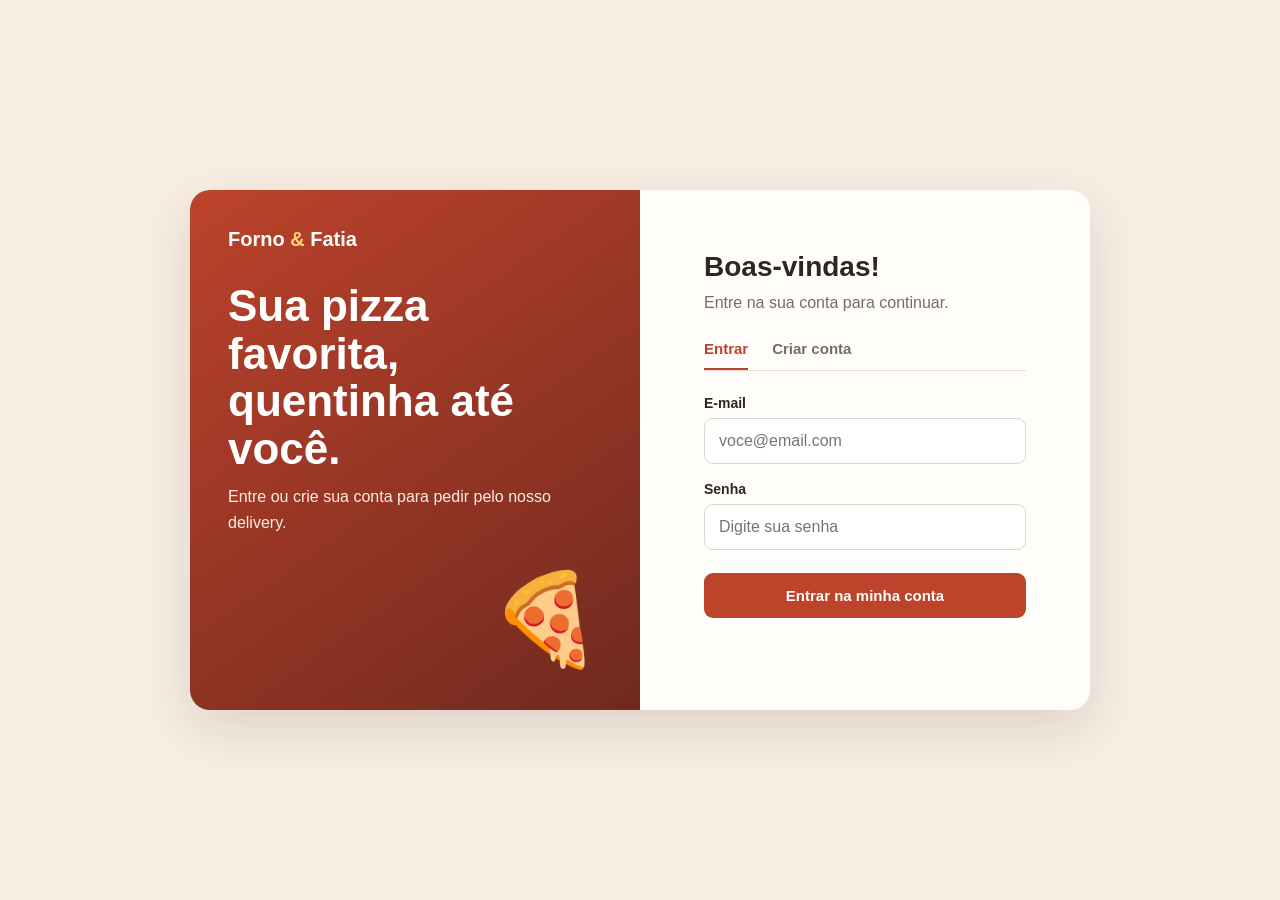
<file: login.html>
<!DOCTYPE html>
<html lang="pt-BR">
<head>
	<meta charset="UTF-8">
	<meta name="viewport" content="width=device-width, initial-scale=1.0">
	<title>Login | Pizzaria</title>
	<style>
		* { box-sizing: border-box; }
		body {
			margin: 0;
			min-height: 100vh;
			display: grid;
			place-items: center;
			padding: 24px;
			background: #f7eee4;
			color: #30251f;
			font-family: Arial, Helvetica, sans-serif;
		}
		.card {
			display: grid;
			grid-template-columns: 1fr 1fr;
			width: min(900px, 100%);
			min-height: 520px;
			overflow: hidden;
			background: #fffdf9;
			border-radius: 20px;
			box-shadow: 0 18px 55px #44251724;
		}
		.intro {
			display: flex;
			flex-direction: column;
			justify-content: space-between;
			padding: 38px;
			color: white;
			background: linear-gradient(145deg, #bd432b, #70291f);
		}
		.brand { font-size: 20px; font-weight: 800; }
		.brand span { color: #ffd37b; }
		.intro-copy { max-width: 330px; }
		.intro h1 { margin: 0 0 12px; font-size: clamp(30px, 4vw, 44px); line-height: 1.08; }
		.intro p { margin: 0; color: #ffede1; line-height: 1.6; }
		.pizza { align-self: flex-end; font-size: 90px; }
		.content { align-self: center; padding: 48px clamp(25px, 6vw, 64px); }
		h2 { margin: 0 0 8px; font-size: 28px; }
		.subtitle { margin: 0 0 25px; color: #766c65; line-height: 1.5; }
		.tabs { display: flex; gap: 24px; margin-bottom: 24px; border-bottom: 1px solid #e8ded5; }
		.tab {
			padding: 0 0 11px;
			border: 0;
			border-bottom: 2px solid transparent;
			background: none;
			color: #766c65;
			font-size: 15px;
			font-weight: 700;
			cursor: pointer;
		}
		.tab[aria-selected="true"] { border-color: #bd432b; color: #bd432b; }
		.field { margin-bottom: 17px; }
		label { display: block; margin-bottom: 7px; font-size: 14px; font-weight: 700; }
		input {
			width: 100%;
			padding: 13px 14px;
			border: 1px solid #ded4cb;
			border-radius: 9px;
			background: white;
			color: #30251f;
			font: inherit;
		}
		input:focus { outline: 2px solid #bd432b55; border-color: #bd432b; }
		.submit {
			width: 100%;
			margin-top: 6px;
			padding: 14px;
			border: 0;
			border-radius: 9px;
			background: #bd432b;
			color: white;
			font-size: 15px;
			font-weight: 700;
			cursor: pointer;
		}
		.submit:hover { background: #a73824; }
		.message { min-height: 20px; margin: 12px 0 0; color: #a73824; font-size: 14px; }
		[hidden] { display: none !important; }
		@media (max-width: 650px) {
			body { padding: 14px; }
			.card { grid-template-columns: 1fr; }
			.intro { min-height: 190px; padding: 24px; }
			.intro-copy { max-width: 260px; }
			.intro h1 { font-size: 29px; }
			.pizza { position: absolute; right: 28px; top: 34px; font-size: 68px; }
			.content { padding: 30px 24px; }
		}
	</style>
</head>
<body>
	<main class="card">
		<section class="intro" aria-label="Pizzaria">
			<div class="brand">Forno <span>&</span> Fatia</div>
			<div class="intro-copy">
				<h1>Sua pizza favorita, quentinha até você.</h1>
				<p>Entre ou crie sua conta para pedir pelo nosso delivery.</p>
			</div>
			<span class="pizza" aria-hidden="true">🍕</span>
		</section>

		<section class="content" aria-labelledby="title">
			<h2 id="title">Boas-vindas!</h2>
			<p class="subtitle" id="subtitle">Entre na sua conta para continuar.</p>
			<div class="tabs" role="tablist" aria-label="Acesso à conta">
				<button class="tab" id="login-tab" type="button" role="tab" aria-selected="true" aria-controls="login-form">Entrar</button>
				<button class="tab" id="register-tab" type="button" role="tab" aria-selected="false" aria-controls="register-form">Criar conta</button>
			</div>

			<form id="login-form">
				<div class="field">
					<label for="login-email">E-mail</label>
					<input id="login-email" name="email" type="email" autocomplete="email" placeholder="voce@email.com" required>
				</div>
				<div class="field">
					<label for="login-password">Senha</label>
					<input id="login-password" name="password" type="password" autocomplete="current-password" placeholder="Digite sua senha" required>
				</div>
				<button class="submit" type="submit">Entrar na minha conta</button>
			</form>

			<form id="register-form" hidden>
				<div class="field">
					<label for="register-email">E-mail</label>
					<input id="register-email" name="email" type="email" autocomplete="email" placeholder="voce@email.com" required disabled>
				</div>
				<div class="field">
					<label for="register-password">Senha</label>
					<input id="register-password" name="password" type="password" autocomplete="new-password" placeholder="Crie uma senha" required disabled>
				</div>
				<div class="field">
					<label for="confirm-password">Confirme a senha</label>
					<input id="confirm-password" name="password-confirmation" type="password" autocomplete="new-password" placeholder="Digite a senha novamente" required disabled>
				</div>
				<button class="submit" type="submit">Criar minha conta</button>
			</form>
			<p class="message" id="message" role="status" aria-live="polite"></p>
		</section>
	</main>

	<script>
		const loginTab = document.querySelector('#login-tab');
		const registerTab = document.querySelector('#register-tab');
		const loginForm = document.querySelector('#login-form');
		const registerForm = document.querySelector('#register-form');
		const message = document.querySelector('#message');

		function selectForm(register) {
			loginForm.hidden = register;
			registerForm.hidden = !register;
			registerForm.querySelectorAll('input').forEach(input => input.disabled = !register);
			loginTab.setAttribute('aria-selected', String(!register));
			registerTab.setAttribute('aria-selected', String(register));
			document.querySelector('#title').textContent = register ? 'Crie sua conta' : 'Boas-vindas!';
			document.querySelector('#subtitle').textContent = register
				? 'Cadastre seu e-mail e senha para pedir.'
				: 'Entre na sua conta para continuar.';
			message.textContent = '';
		}

		loginTab.addEventListener('click', () => selectForm(false));
		registerTab.addEventListener('click', () => selectForm(true));

		loginForm.addEventListener('submit', event => {
			event.preventDefault();
			message.textContent = 'A tela está pronta para ser conectada ao sistema de login.';
		});

		registerForm.addEventListener('submit', event => {
			event.preventDefault();
			const password = document.querySelector('#register-password').value;
			const confirmation = document.querySelector('#confirm-password').value;
			if (password !== confirmation) {
				message.textContent = 'As senhas não coincidem. Verifique e tente novamente.';
				document.querySelector('#confirm-password').focus();
				return;
			}
			message.textContent = 'A tela está pronta para ser conectada ao sistema de cadastro.';
		});
	</script>
</body>
</html>
</file>
